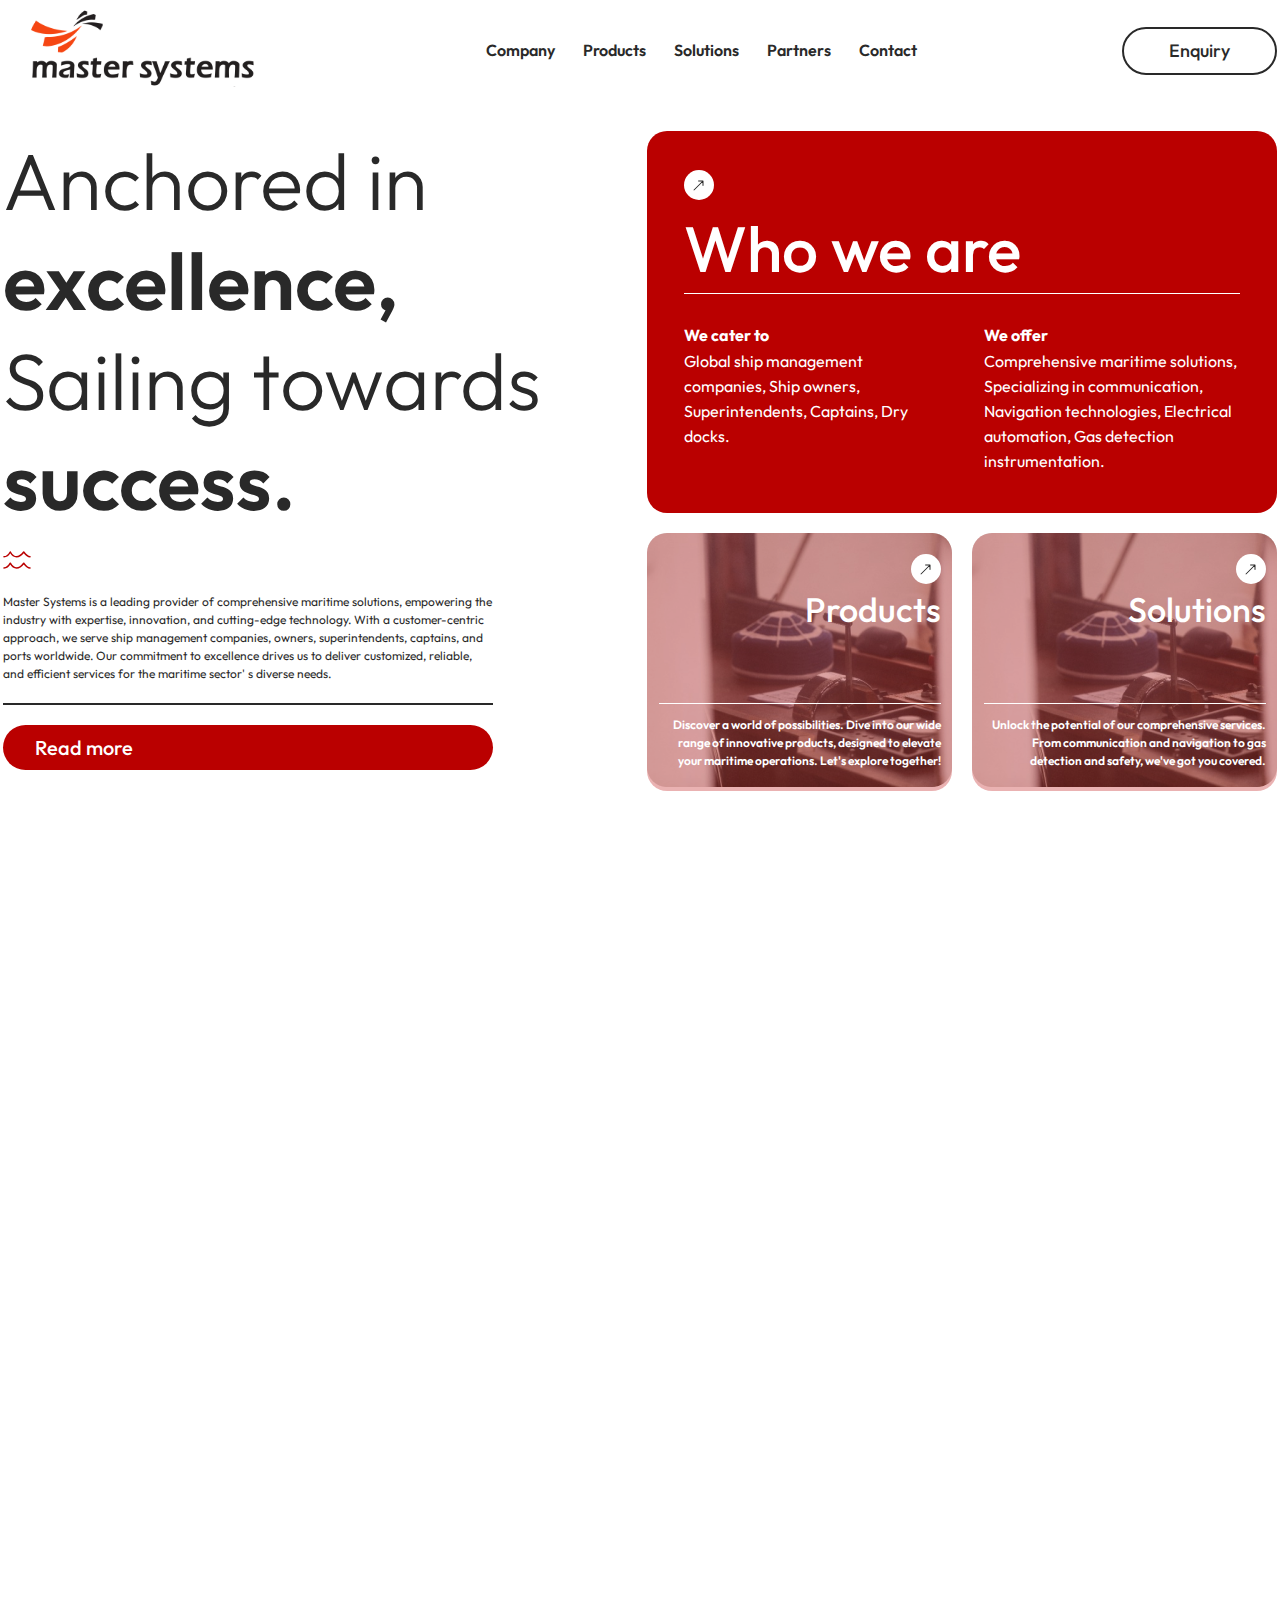
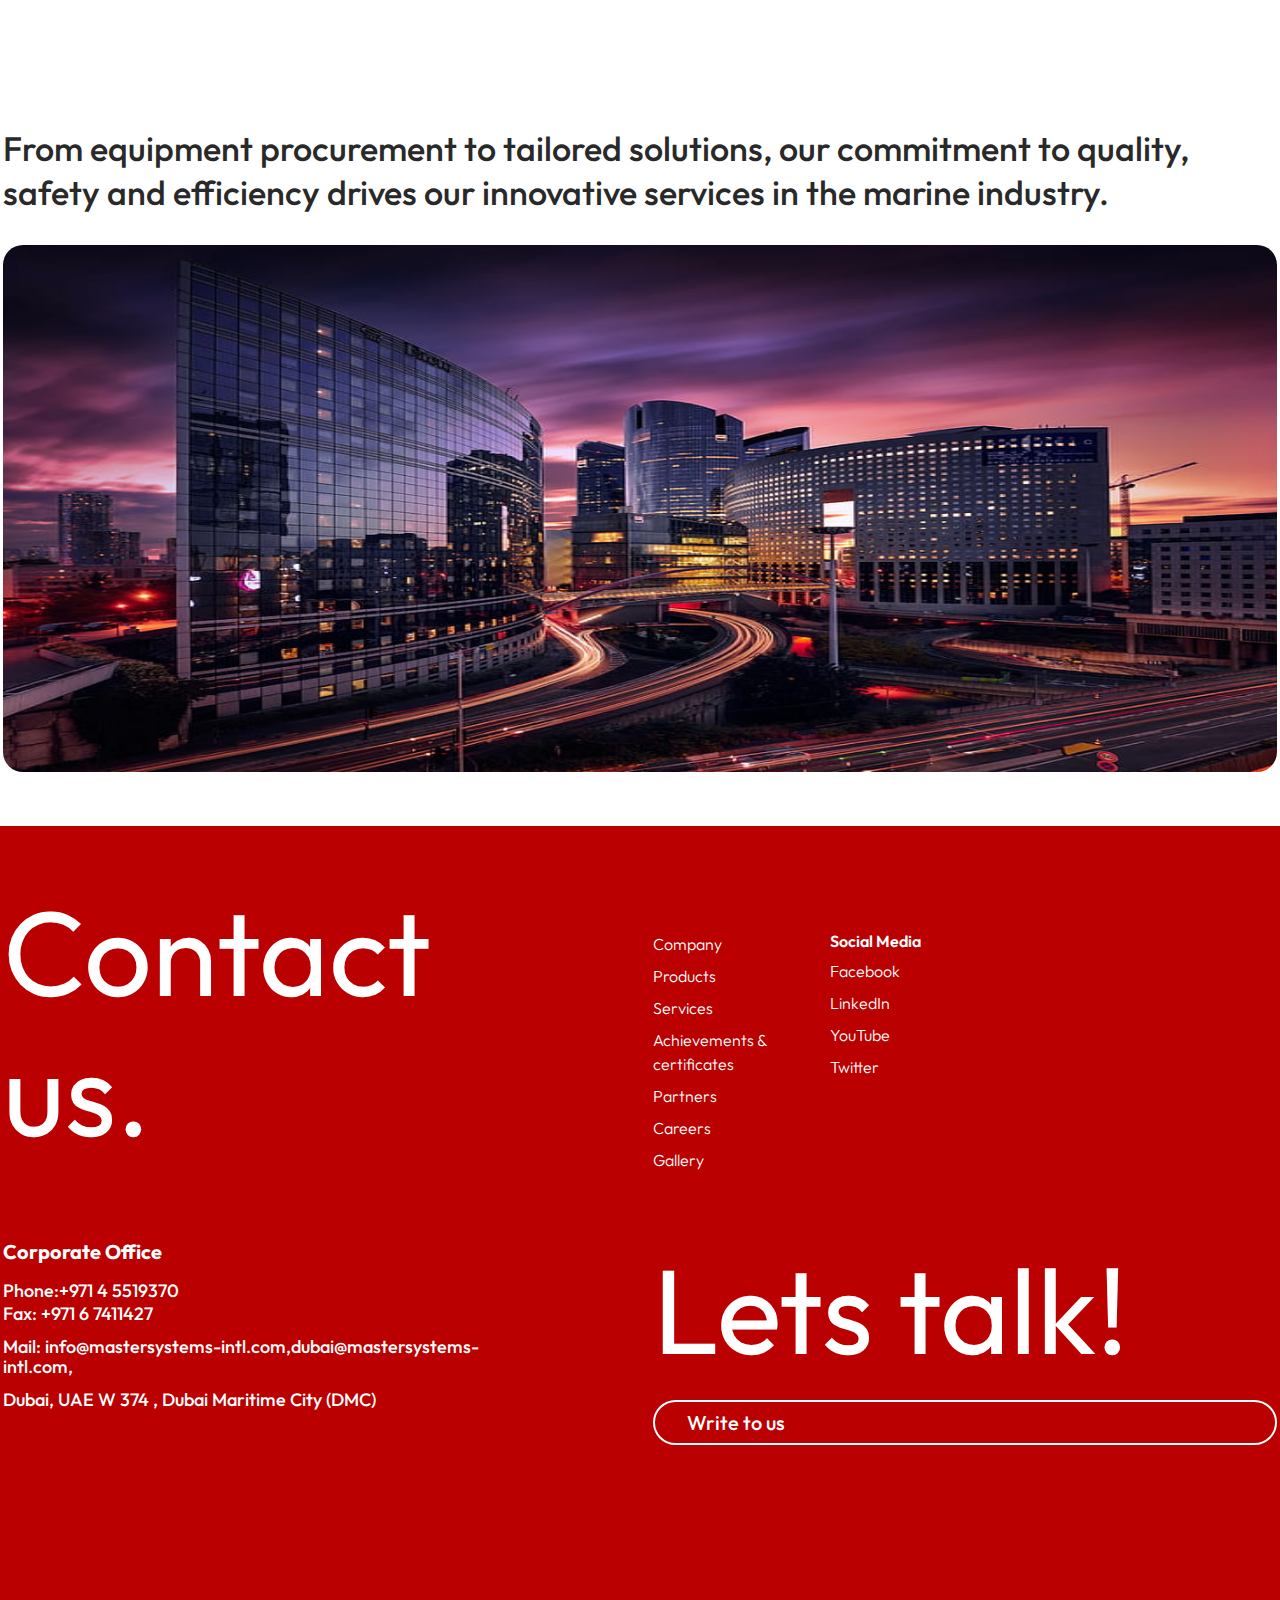
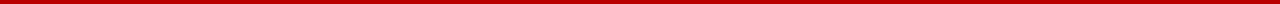
<file: index.html>
<!DOCTYPE html>
<html lang="en">

<head>
    <meta charset="UTF-8">
    <meta name="viewport" content="width=device-width, initial-scale=1.0">
    <title>Master Systems</title>
    <link rel="stylesheet" href="scss/index.css">
    <link rel="stylesheet" href="scss/home/home.css">
    <link rel="icon" type="image/png" href="images/favicon.png">
    <link href="https://fonts.googleapis.com/css2?family=Outfit:wght@300;400;500;600;700;800;900&display=swap"
        rel="stylesheet">
</head>

<body>
    <header>
        <div class="header">
            <div class="container">
                <div class="header-main">
                    <div class="header-logo">
                        <a href="index.html">
                            <img src="images/black-logo.svg" alt="error">
                        </a>
                    </div>
                    <div class="header-menu">
                        <a href="ourstory.html">Company</a>
                        <a href="qhse.html">Products</a>
                        <a href="">Solutions</a>
                        <a href="">Partners</a>
                        <a href="">Contact</a>
                    </div>
                    <div class="header-button">
                        <button type="button">Enquiry</button>
                    </div>
                </div>
            </div>
        </div>
    </header>

    <section>
        <div class="banner">
            <div class="container">
                <div class="banner-main">
                    <div class="banner-main-head">
                        <h2>
                            <span> Anchored in</span> excellence,<span> Sailing towards</span> success.
                        </h2>
                        <img src="images/wave.svg" alt="error">
                        <div class="banner-main-head-pera">
                            <p>Master Systems is a leading provider of comprehensive maritime solutions, empowering the
                                industry with expertise, innovation, and cutting-edge technology. With a
                                customer-centric approach, we serve ship management companies, owners, superintendents,
                                captains, and ports worldwide. Our commitment to excellence drives us to deliver
                                customized, reliable, and efficient services for the maritime sector' s diverse needs.
                            </p>
                        </div>
                        <button type="button">Read more</button>
                    </div>
                    <div class="hero-banner">
                        <div class="hero-banner-redbox">
                            <img src="images/white-rounded-arrow.svg" alt="error">
                            <div class="hero-banner-redbox-head">
                                <h1>Who we are</h1>
                            </div>
                            <div class="hero-banner-redbox-grid">
                                <div class="redbox-grid1">
                                    <h6>We cater to</h6>
                                    <p>Global ship management companies, Ship owners, Superintendents, Captains, Dry
                                        docks.</p>
                                </div>
                                <div class="redbox-grid1">
                                    <h6>We offer</h6>
                                    <p>Comprehensive maritime solutions, Specializing in communication, Navigation
                                        technologies, Electrical automation, Gas detection instrumentation.</p>
                                </div>
                            </div>
                        </div>
                        <div class="hero-banner-card-grid">
                            <div class="card-grid1">
                                <img src="images/Products-new.png" alt="error">
                                <div class="red-bg"></div>
                                <div class="card-grid1-position">
                                    <div class="card-grid1-position-img">
                                        <img src="images/white-rounded-arrow.svg" alt="error">
                                        <h4>Products</h4>
                                    </div>
                                    <div class="card-grid1-position-end">
                                        <div class="card-grid1-position-end-div">
                                            <p>Discover a world of possibilities. Dive into our wide range of innovative
                                                products, designed to elevate your maritime operations. Let's explore
                                                together!</p>
                                        </div>
                                    </div>
                                </div>
                            </div>
                            <div class="card-grid1">
                                <img src="images/Products-new.png" alt="error">
                                <div class="red-bg"></div>
                                <div class="card-grid1-position">
                                    <div class="card-grid1-position-img">
                                        <img src="images/white-rounded-arrow.svg" alt="error">
                                        <h4>Solutions</h4>
                                    </div>
                                    <div class="card-grid1-position-end">
                                        <div class="card-grid1-position-end-div">
                                            <p>Unlock the potential of our comprehensive services. From communication
                                                and navigation to gas detection and safety, we've got you covered.</p>
                                        </div>
                                    </div>
                                </div>
                            </div>
                        </div>
                    </div>
                </div>
            </div>
        </div>
    </section>

    <section>
        <div class="iframe123">
            <iframe
                src="https://www.google.com/maps/embed?pb=!1m18!1m12!1m3!1d1888472.9903005564!2d70.00768446400605!3d22.413068947678656!2m3!1f0!2f0!3f0!3m2!1i1024!2i768!4f13.1!3m3!1m2!1s0x3959051f5f0ef795%3A0x861bd887ed54522e!2sGujarat!5e0!3m2!1sen!2sin!4v1696309494298!5m2!1sen!2sin"
                width="100%" height="796px" style="border:0;" allowfullscreen="" loading="lazy"
                referrerpolicy="no-referrer-when-downgrade"></iframe>
        </div>
    </section>

    <section>
        <div class="home-page">
            <div class="container">
                <div class="home-page-head">
                    <h4>From equipment procurement to tailored solutions, our commitment to quality, safety and
                        efficiency
                        drives our innovative services in the marine industry.</h4>
                    <img src="images/build2.jpg" alt="error">
                </div>
            </div>
        </div>
    </section>

    <footer>
        <div class="footer">
            <div class="container">
                <div class="footer-grid">
                    <div class="footer-grid1">
                        <h4>Contact us.</h4>
                        <h5>Corporate Office</h5>
                        <div class="footer-grid1-ancer">
                            <a href="">Phone:+971 4 5519370</a>
                            <a href="">Fax: +971 6 7411427</a>
                        </div>
                        <div class="footer-grid1-ancer">
                            <a href="mailto:info@mastersystems-intl.com">Mail:
                                info@mastersystems-intl.com,dubai@mastersystems-intl.com,</a>
                        </div>
                        <span>Dubai, UAE W 374 , Dubai Maritime City (DMC)</span>
                    </div>
                    <div class="footer-grid2">
                        <div class="footer-grid2-two">
                            <div class="footer-grid2-two1">
                                <a href="">Company</a>
                                <a href="">Products</a>
                                <a href="">Services</a>
                                <a href="">Achievements & certificates</a>
                                <a href="">Partners</a>
                                <a href="">Careers</a>
                                <a href="">Gallery</a>
                            </div>
                            <div class="footer-grid2-two1">
                                <p>Social Media</p>
                                <a href="https://www.facebook.com/" target="_blank">Facebook</a>
                                <a href="https://in.linkedin.com/" target="_blank">LinkedIn</a>
                                <a href="https://www.youtube.com/" target="_blank">YouTube</a>
                                <a href="https://twitter.com/" target="_blank">Twitter</a>
                            </div>
                        </div>
                        <div class="footer-grid2-two2">
                            <h5>Lets talk!</h5>
                            <button type="button">Write to us</button>
                        </div>
                    </div>
                </div>
            </div>
        </div>
    </footer>

</body>

</html>
</file>
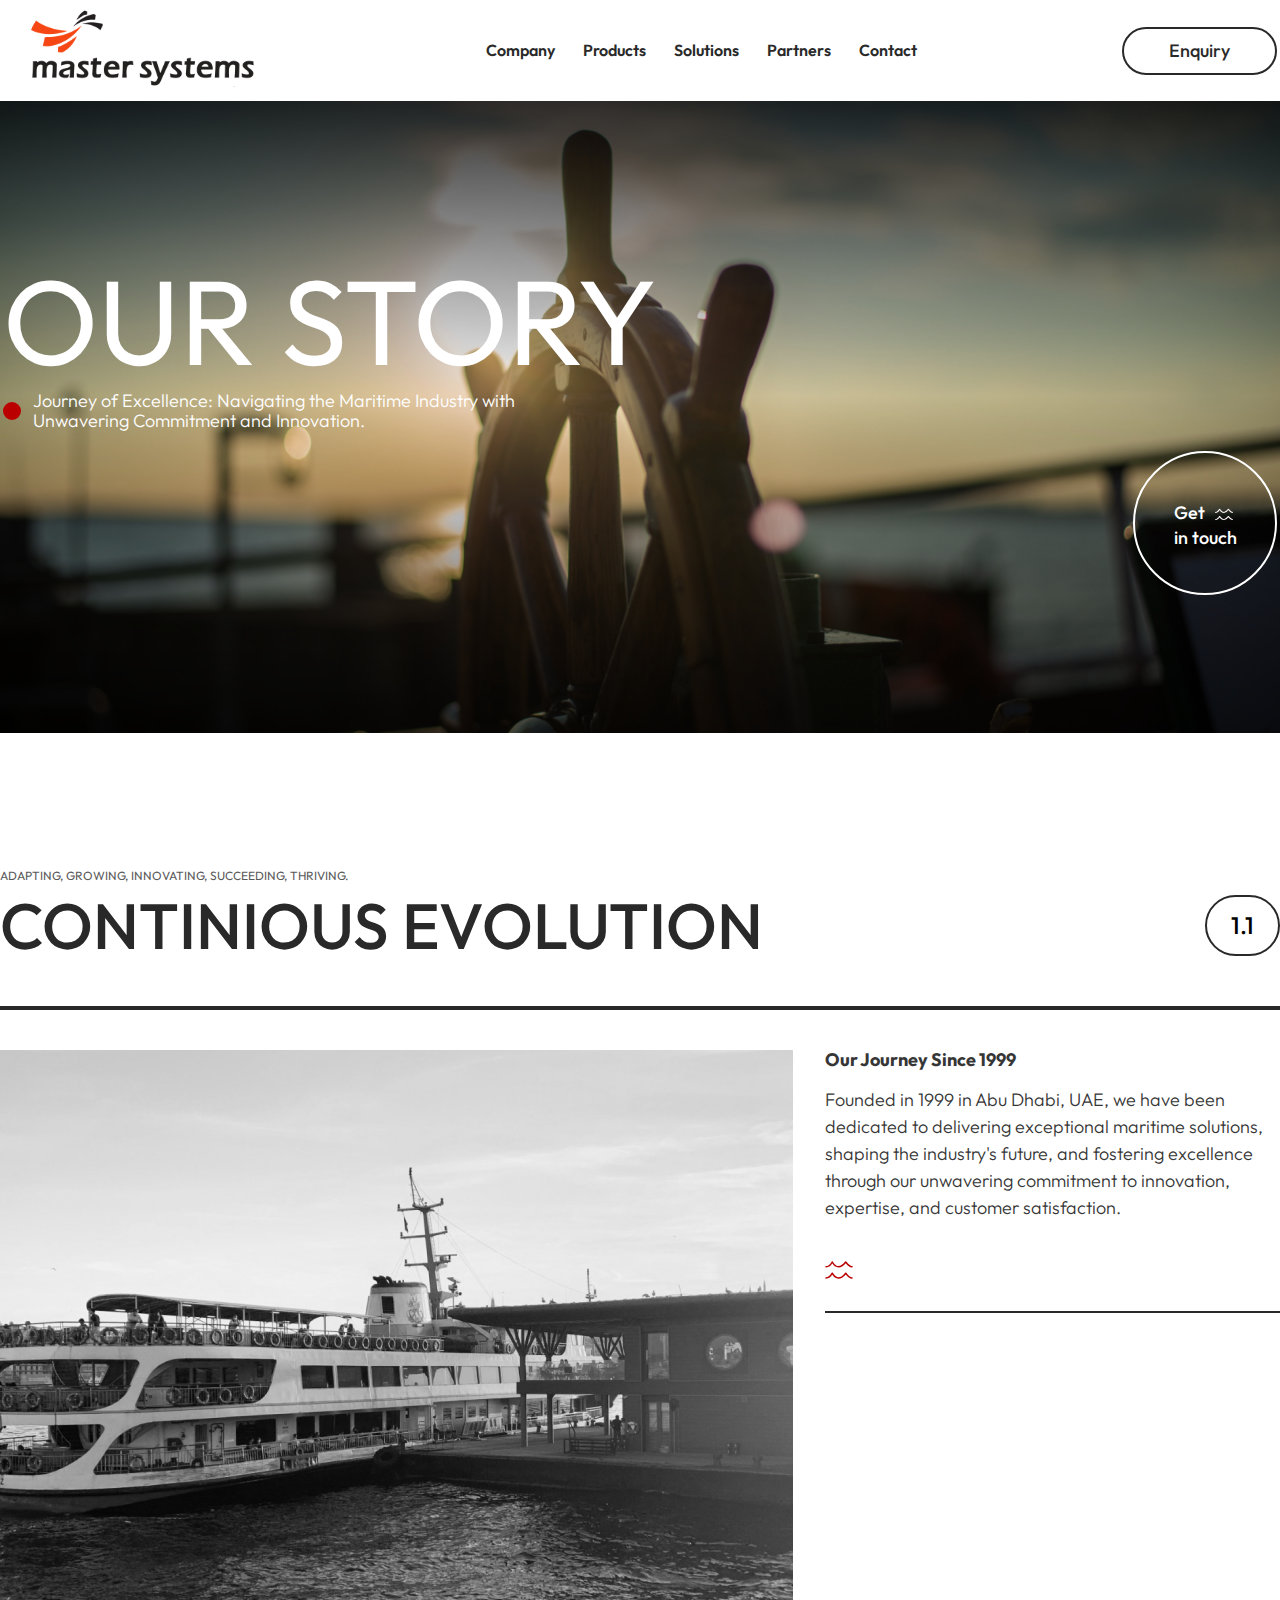
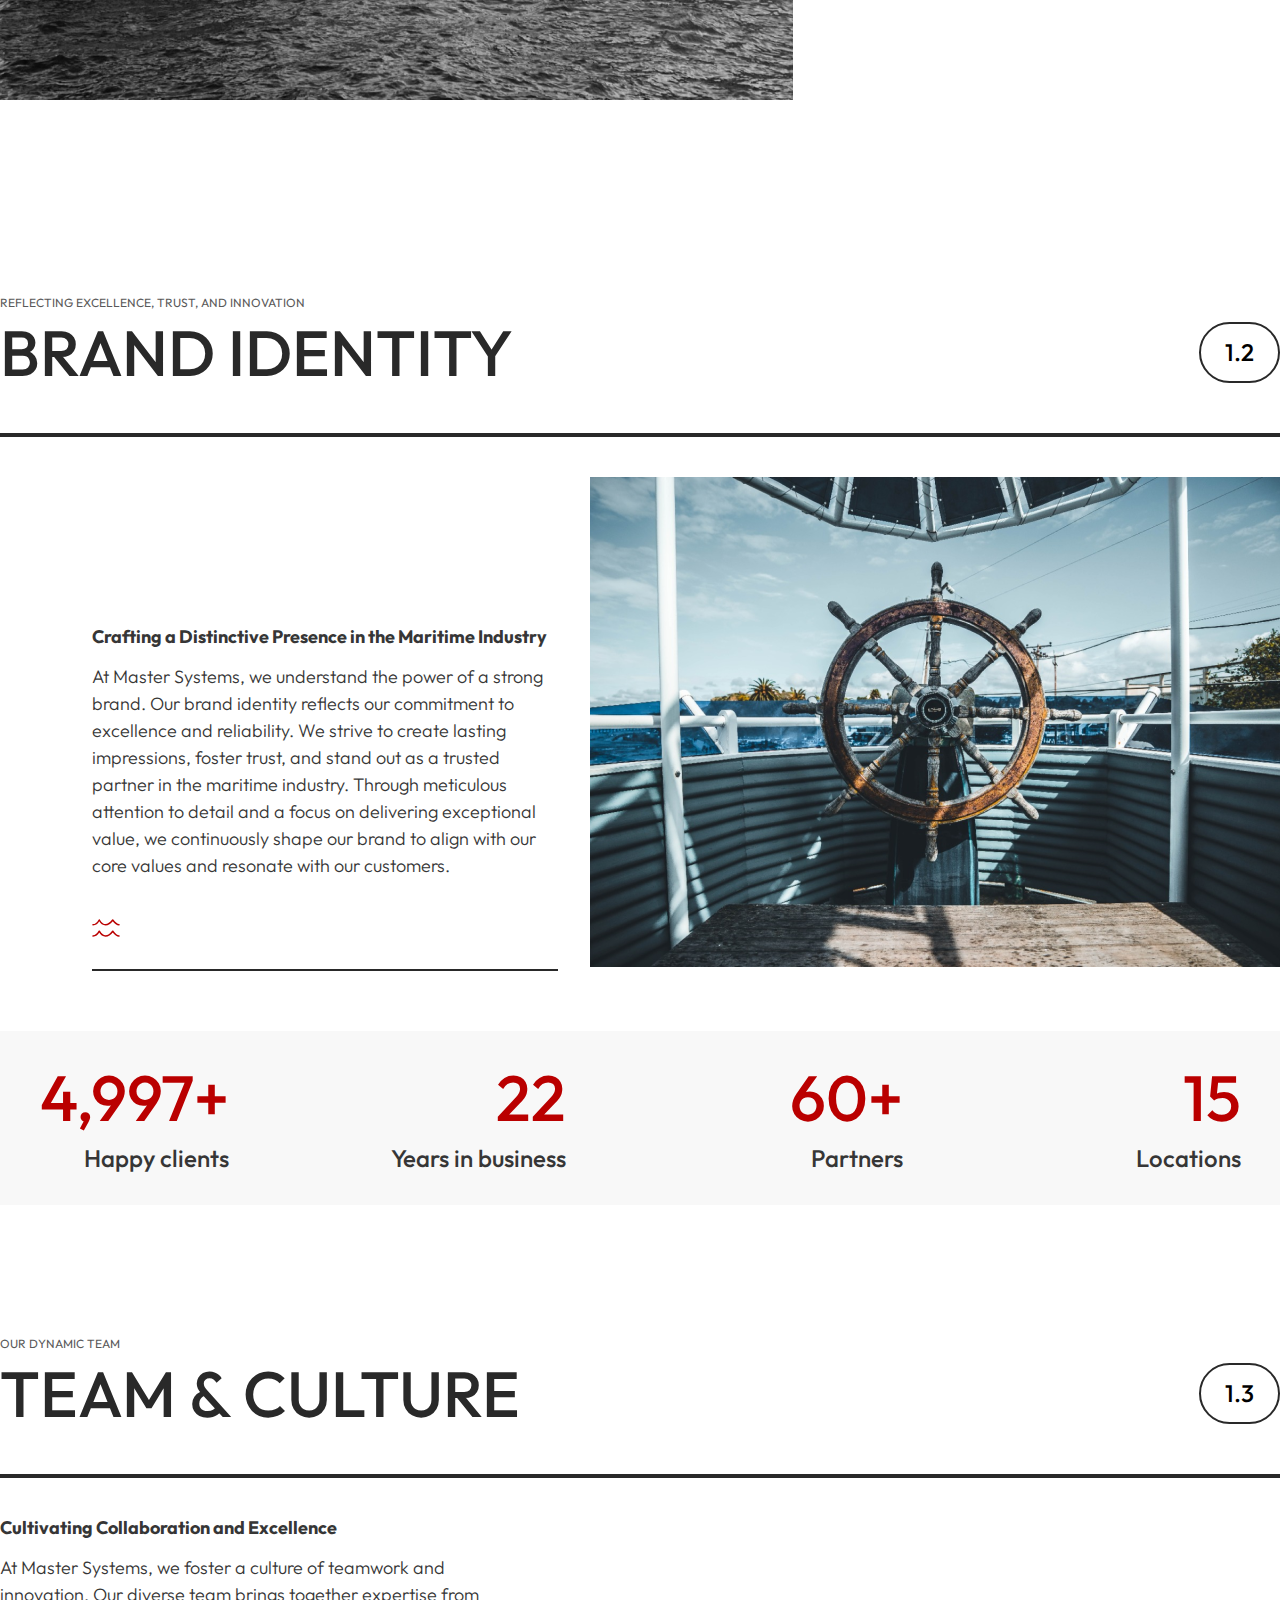
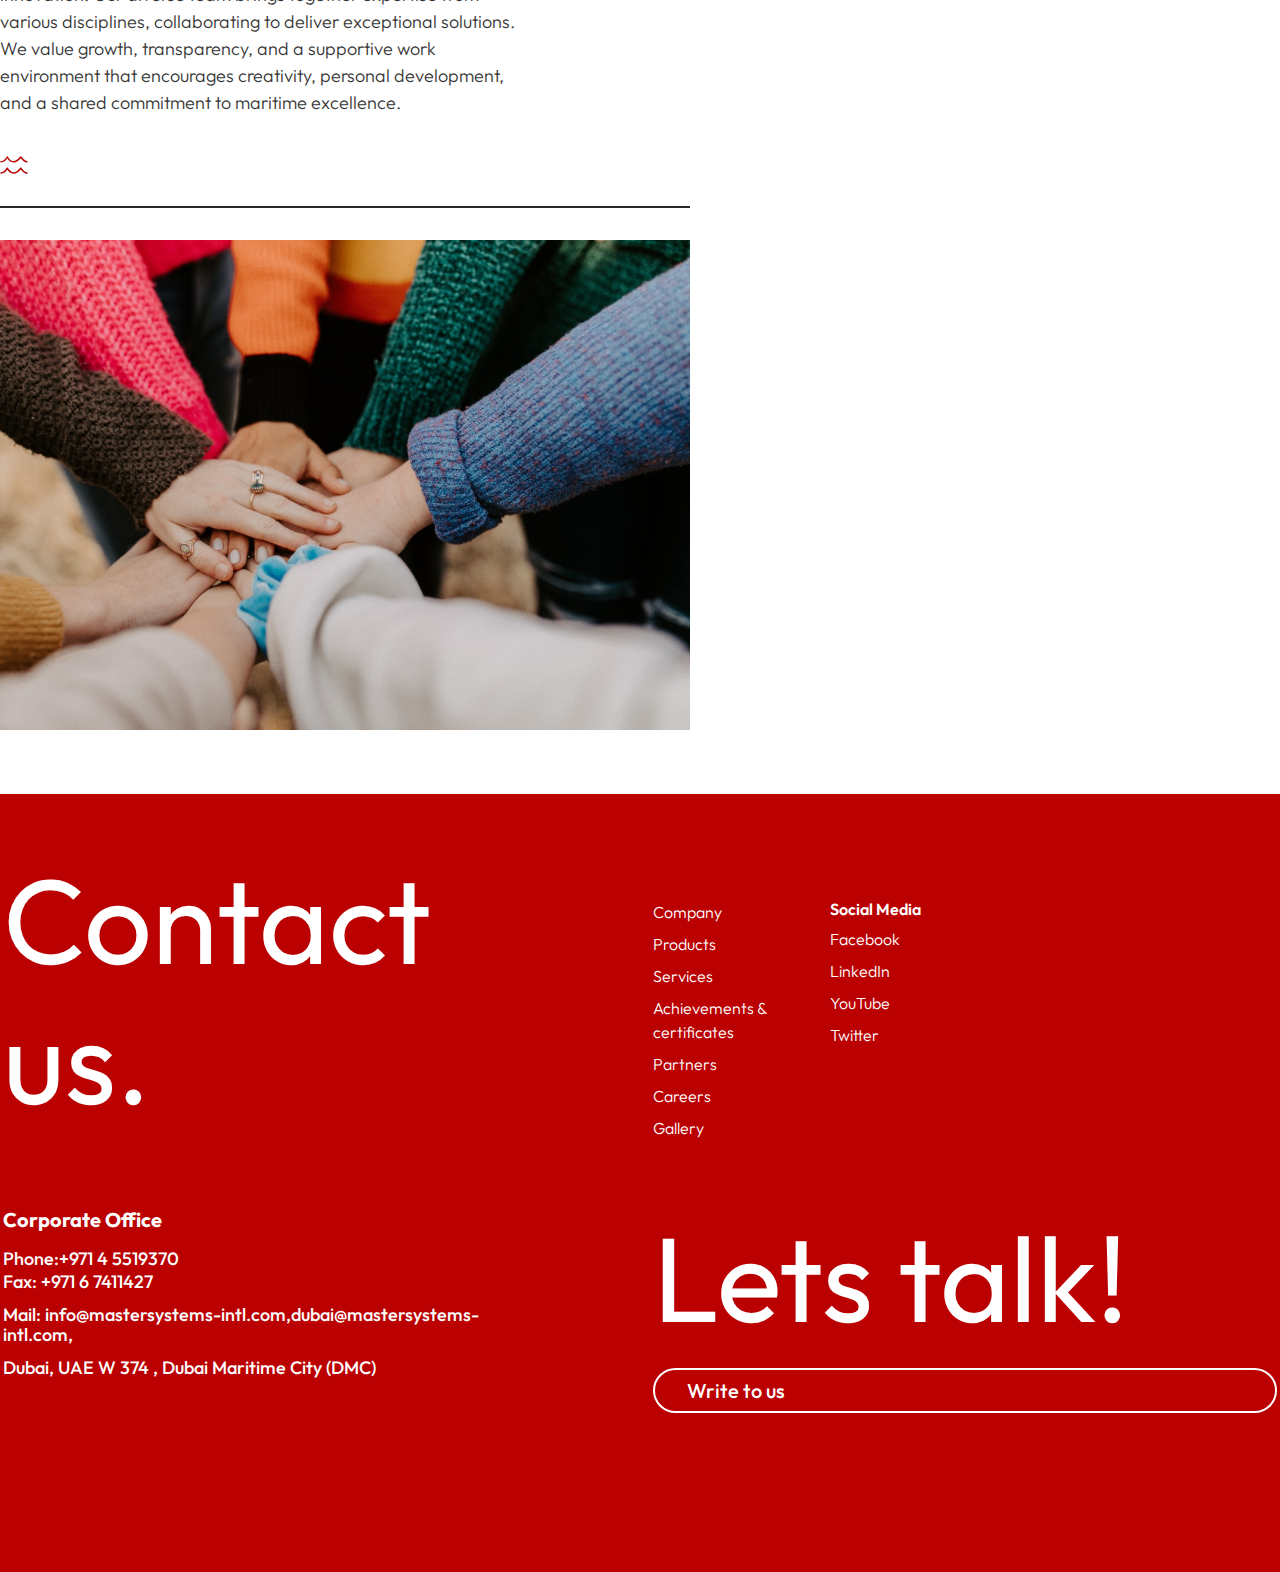
<file: ourstory.html>
<!DOCTYPE html>
<html lang="en">

<head>
    <meta charset="UTF-8">
    <meta name="viewport" content="width=device-width, initial-scale=1.0">
    <title>Master Systems</title>
    <link rel="stylesheet" href="scss/index.css">
    <link rel="stylesheet" href="scss/ourstory/ourstory.css">
    <link rel="icon" type="image/png" href="images/favicon.png">
    <link href="https://fonts.googleapis.com/css2?family=Outfit:wght@300;400;500;600;700;800;900&display=swap"
        rel="stylesheet">
</head>

<body>
    <header>
        <div class="header">
            <div class="container">
                <div class="header-main">
                    <div class="header-logo">
                        <a href="index.html">
                            <img src="images/black-logo.svg" alt="error">
                        </a>
                    </div>
                    <div class="header-menu">
                        <a href="ourstory.html">Company</a>
                        <a href="qhse.html">Products</a>
                        <a href="">Solutions</a>
                        <a href="">Partners</a>
                        <a href="">Contact</a>
                    </div>
                    <div class="header-button">
                        <button type="button">Enquiry</button>
                    </div>
                </div>
            </div>
        </div>
    </header>

    <section>
        <div class="position">
            <img src="images/ourstory-banner.9609ad8c.png" alt="error">
            <div class="position-absolute">
                <div class="container">
                    <div class="position-absolute-main">
                        <h1>OUR STORY</h1>
                        <div class="position-absolute-main-reddot">
                            <div></div>
                            <span>Journey of Excellence: Navigating the Maritime Industry with Unwavering Commitment and
                                Innovation.</span>
                        </div>
                        <div class="position-absolute-sub">
                            <div class="get-in-touch">
                                <div class="">
                                    <div class="get-in-touch-flex">
                                        <span>Get</span>
                                        <img src="images/wave.gif" alt="error">
                                    </div>
                                    <span>in touch</span>
                                </div>
                            </div>
                        </div>
                    </div>
                </div>
            </div>
        </div>
    </section>

    <section>
        <div class="continious">
            <div class="container2">
                <div class="continious-main">
                    <span>ADAPTING, GROWING, INNOVATING, SUCCEEDING, THRIVING.</span>
                    <div class="continious-main-flex">
                        <h4>CONTINIOUS EVOLUTION</h4>
                        <div class="continious-main-flex-round">1.1</div>
                    </div>
                </div>
                <div class="continious-continiousen">
                    <div class="continious-continiousen-div1">
                        <img src="images/continiousen.png" alt="error">
                    </div>
                    <div class="continious-continiousen-div2">
                        <h6>Our Journey Since 1999</h6>
                        <p>Founded in 1999 in Abu Dhabi, UAE, we have been dedicated to delivering exceptional maritime
                            solutions, shaping the industry's future, and fostering excellence through our unwavering
                            commitment to innovation, expertise, and customer satisfaction.</p>
                        <div class="continious-continiousen-div1-wave">
                            <img src="images/wave.svg" alt="error">
                        </div>
                    </div>
                </div>
            </div>
        </div>
    </section>

    <section>
        <div class="continious">
            <div class="container2">
                <div class="continious-main">
                    <span>REFLECTING EXCELLENCE, TRUST, AND INNOVATION</span>
                    <div class="continious-main-flex">
                        <h4>BRAND IDENTITY</h4>
                        <div class="continious-main-flex-round">1.2</div>
                    </div>
                </div>
                <div class="continious-continiousen2">
                    <div class="justify-end">
                        <div class="continious-continiousen2-div2">
                            <h6>Crafting a Distinctive Presence in the Maritime Industry</h6>
                            <p>At Master Systems, we understand the power of a strong brand. Our brand identity reflects
                                our commitment to excellence and reliability. We strive to create lasting impressions,
                                foster trust, and stand out as a trusted partner in the maritime industry. Through
                                meticulous attention to detail and a focus on delivering exceptional value, we
                                continuously shape our brand to align with our core values and resonate with our
                                customers.</p>
                            <div class="continious-continiousen2-div1-wave">
                                <img src="images/wave.svg" alt="error">
                            </div>
                        </div>
                    </div>
                    <div class="continious-continiousen2-div1">
                        <img src="images/brand.png" alt="error">
                    </div>
                </div>
            </div>
        </div>
    </section>

    <section>
        <div class="counter">
            <div class="container3">
                <div class="counter-grid">
                    <div class="counter-grid-div">
                        <h5>4,997+</h5>
                        <p>Happy clients</p>
                    </div>
                    <div class="counter-grid-div">
                        <h5>22</h5>
                        <p>Years in business</p>
                    </div>
                    <div class="counter-grid-div">
                        <h5>60+</h5>
                        <p>Partners</p>
                    </div>
                    <div class="counter-grid-div">
                        <h5>15</h5>
                        <p>Locations</p>
                    </div>
                </div>
            </div>
        </div>
    </section>

    <section>
        <div class="continious">
            <div class="container2">
                <div class="continious-main">
                    <span>OUR DYNAMIC TEAM</span>
                    <div class="continious-main-flex">
                        <h4>TEAM & CULTURE</h4>
                        <div class="continious-main-flex-round">1.3</div>
                    </div>
                </div>
                <div class="continious-continiousen3">
                    <div class="continious-continiousen3-div2">
                        <h6>Cultivating Collaboration and Excellence</h6>
                        <p>At Master Systems, we foster a culture of teamwork and innovation. Our diverse team brings
                            together expertise from various disciplines, collaborating to deliver exceptional solutions.
                            We value growth, transparency, and a supportive work environment that encourages creativity,
                            personal development, and a shared commitment to maritime excellence.</p>
                        <div class="continious-continiousen3-div1-wave">
                            <img src="images/wave.svg" alt="error">
                        </div>
                    </div>
                    <div class="continious-continiousen3-div1">
                        <img src="images/team-culture.png" alt="error">
                    </div>
                </div>
            </div>
        </div>
    </section>

    <footer>
        <div class="footer">
            <div class="container">
                <div class="footer-grid">
                    <div class="footer-grid1">
                        <h4>Contact us.</h4>
                        <h5>Corporate Office</h5>
                        <div class="footer-grid1-ancer">
                            <a href="">Phone:+971 4 5519370</a>
                            <a href="">Fax: +971 6 7411427</a>
                        </div>
                        <div class="footer-grid1-ancer">
                            <a href="mailto:info@mastersystems-intl.com">Mail:
                                info@mastersystems-intl.com,dubai@mastersystems-intl.com,</a>
                        </div>
                        <span>Dubai, UAE W 374 , Dubai Maritime City (DMC)</span>
                    </div>
                    <div class="footer-grid2">
                        <div class="footer-grid2-two">
                            <div class="footer-grid2-two1">
                                <a href="">Company</a>
                                <a href="">Products</a>
                                <a href="">Services</a>
                                <a href="">Achievements & certificates</a>
                                <a href="">Partners</a>
                                <a href="">Careers</a>
                                <a href="">Gallery</a>
                            </div>
                            <div class="footer-grid2-two1">
                                <p>Social Media</p>
                                <a href="https://www.facebook.com/" target="_blank">Facebook</a>
                                <a href="https://in.linkedin.com/" target="_blank">LinkedIn</a>
                                <a href="https://www.youtube.com/" target="_blank">YouTube</a>
                                <a href="https://twitter.com/" target="_blank">Twitter</a>
                            </div>
                        </div>
                        <div class="footer-grid2-two2">
                            <h5>Lets talk!</h5>
                            <button type="button">Write to us</button>
                        </div>
                    </div>
                </div>
            </div>
        </div>
    </footer>

</body>

</html>
</file>
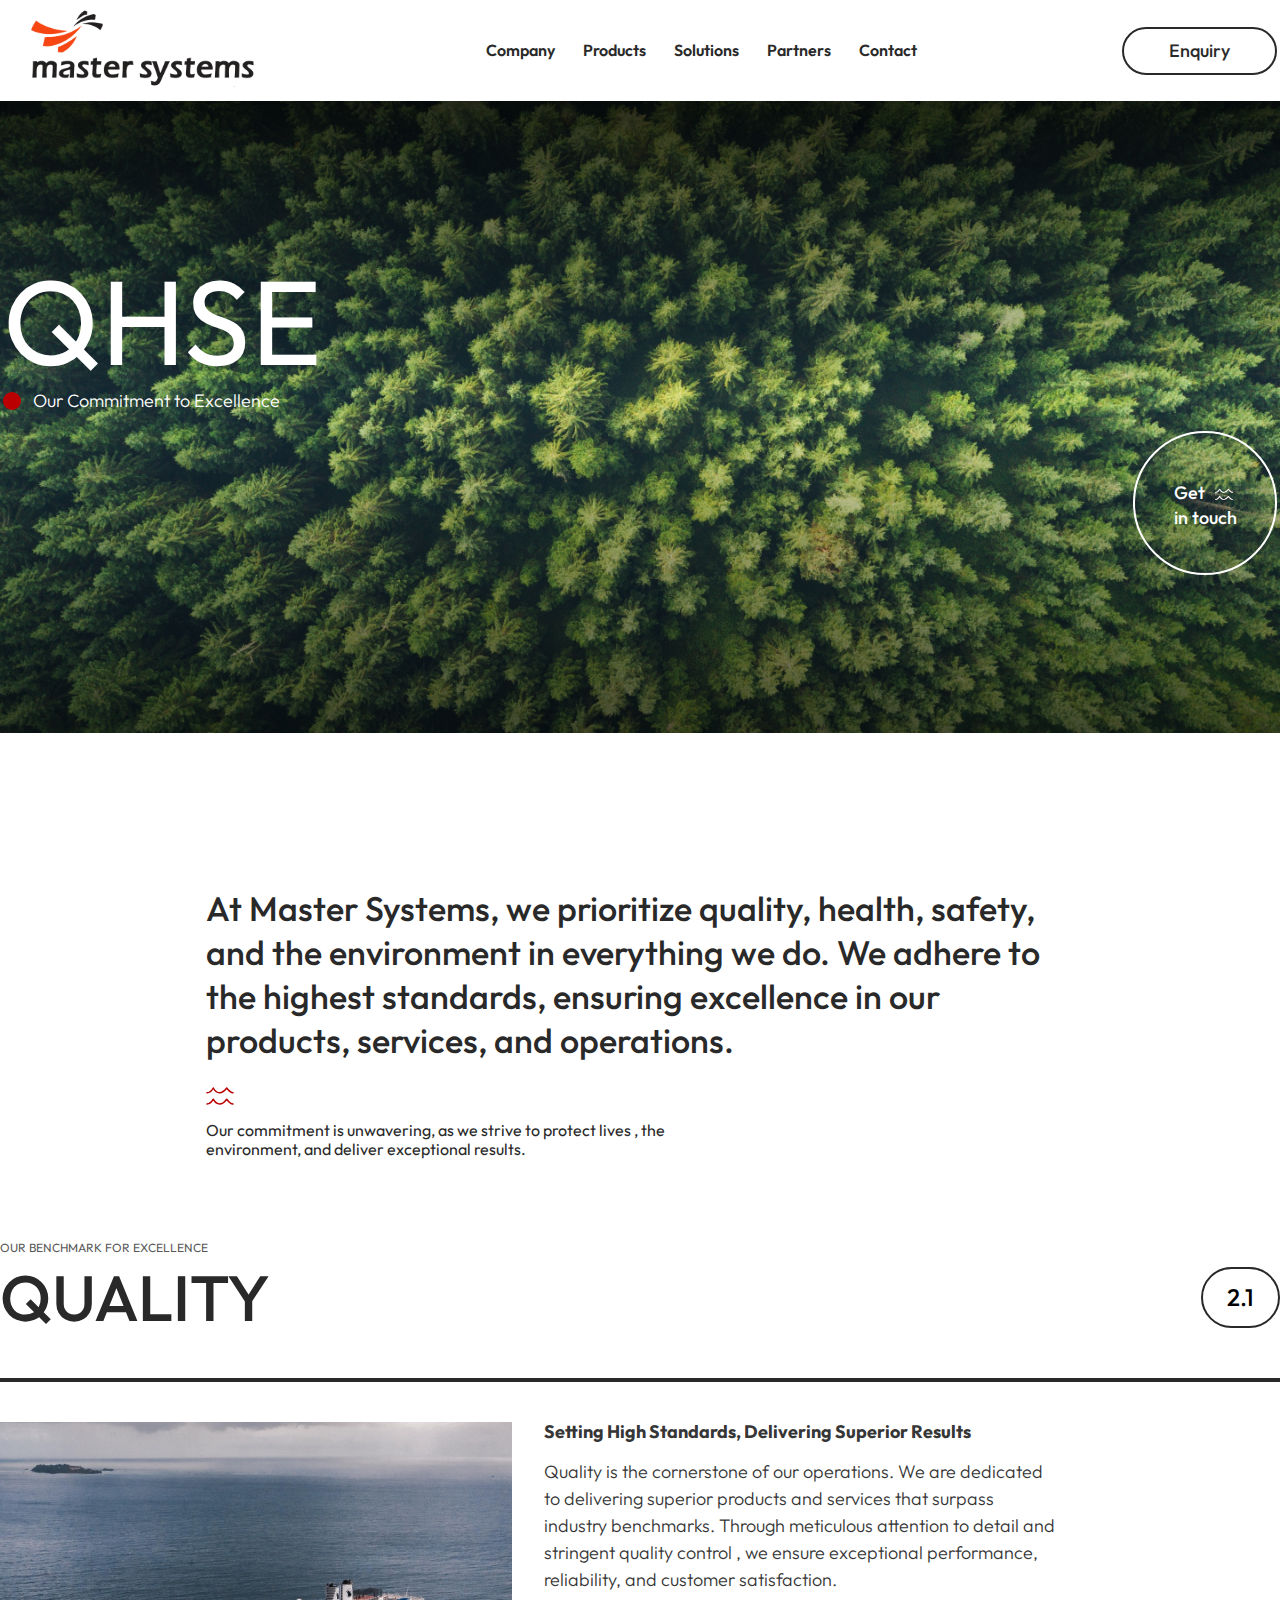
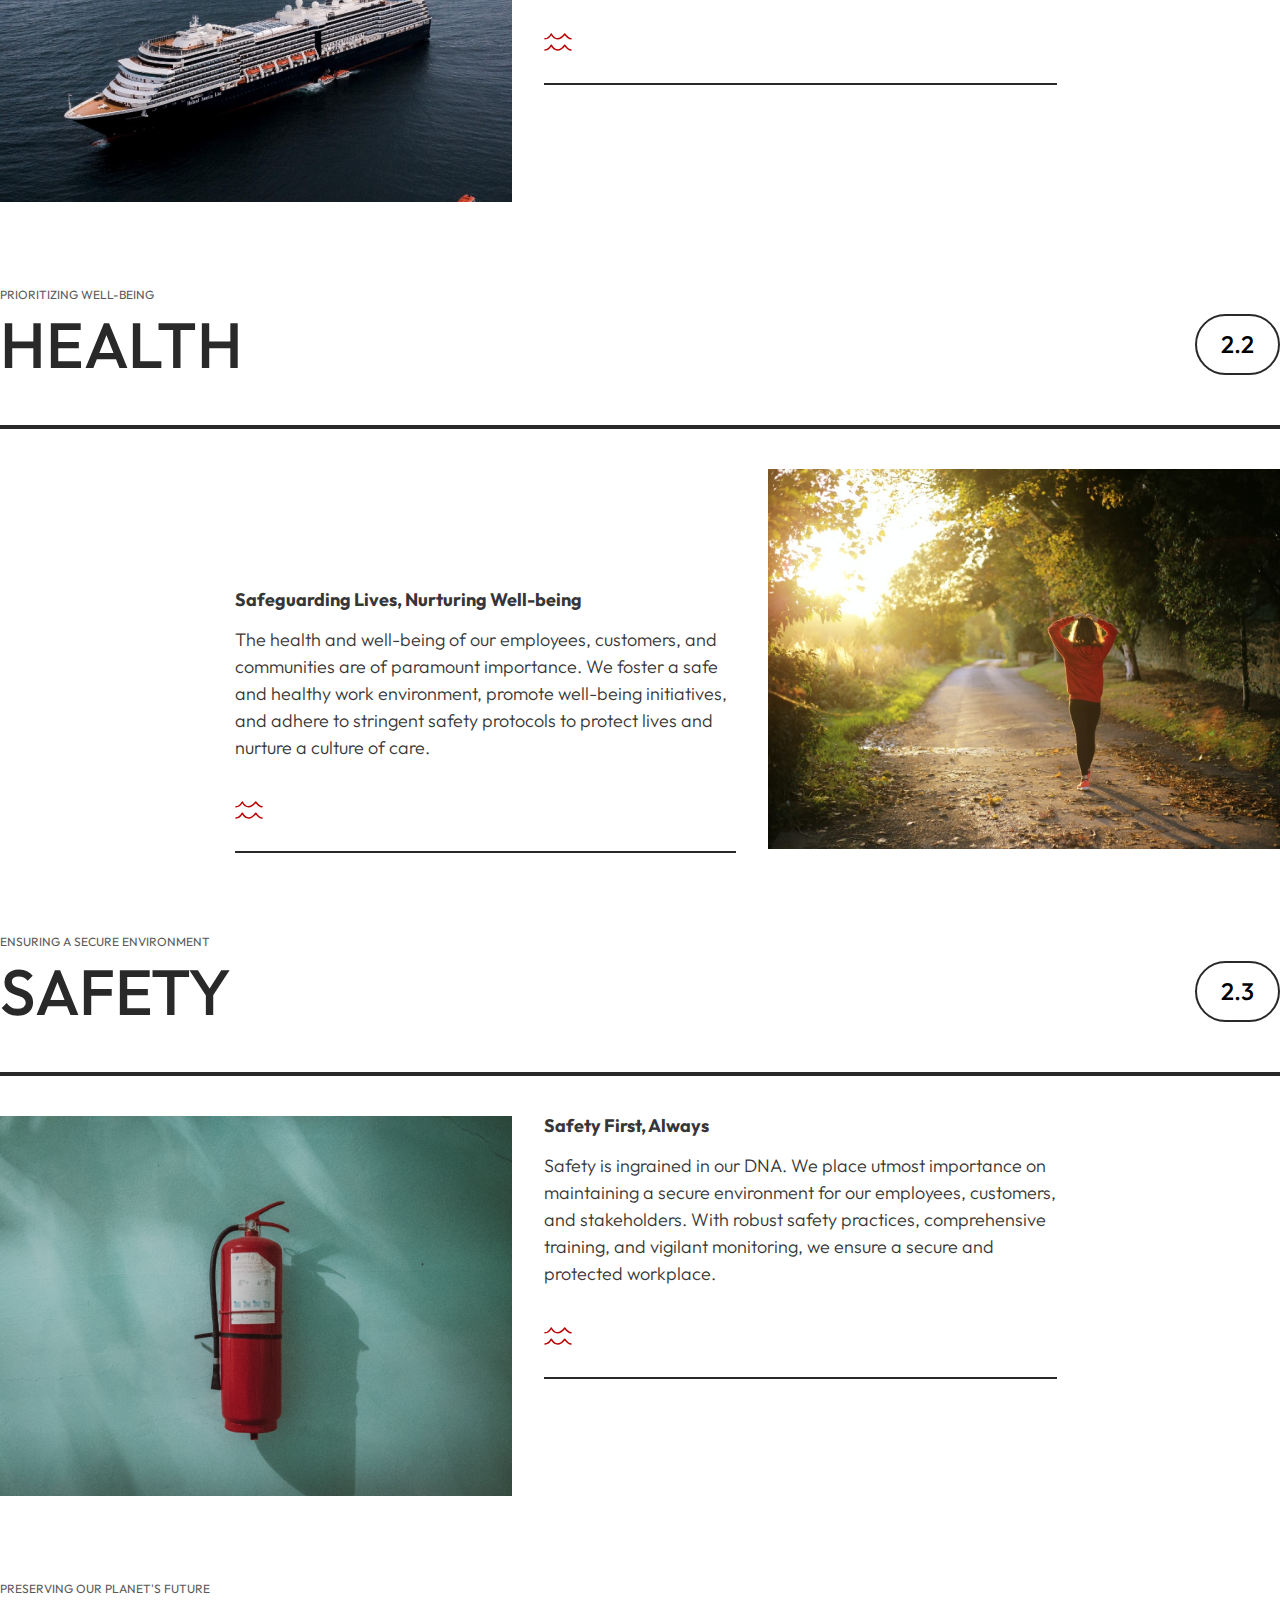
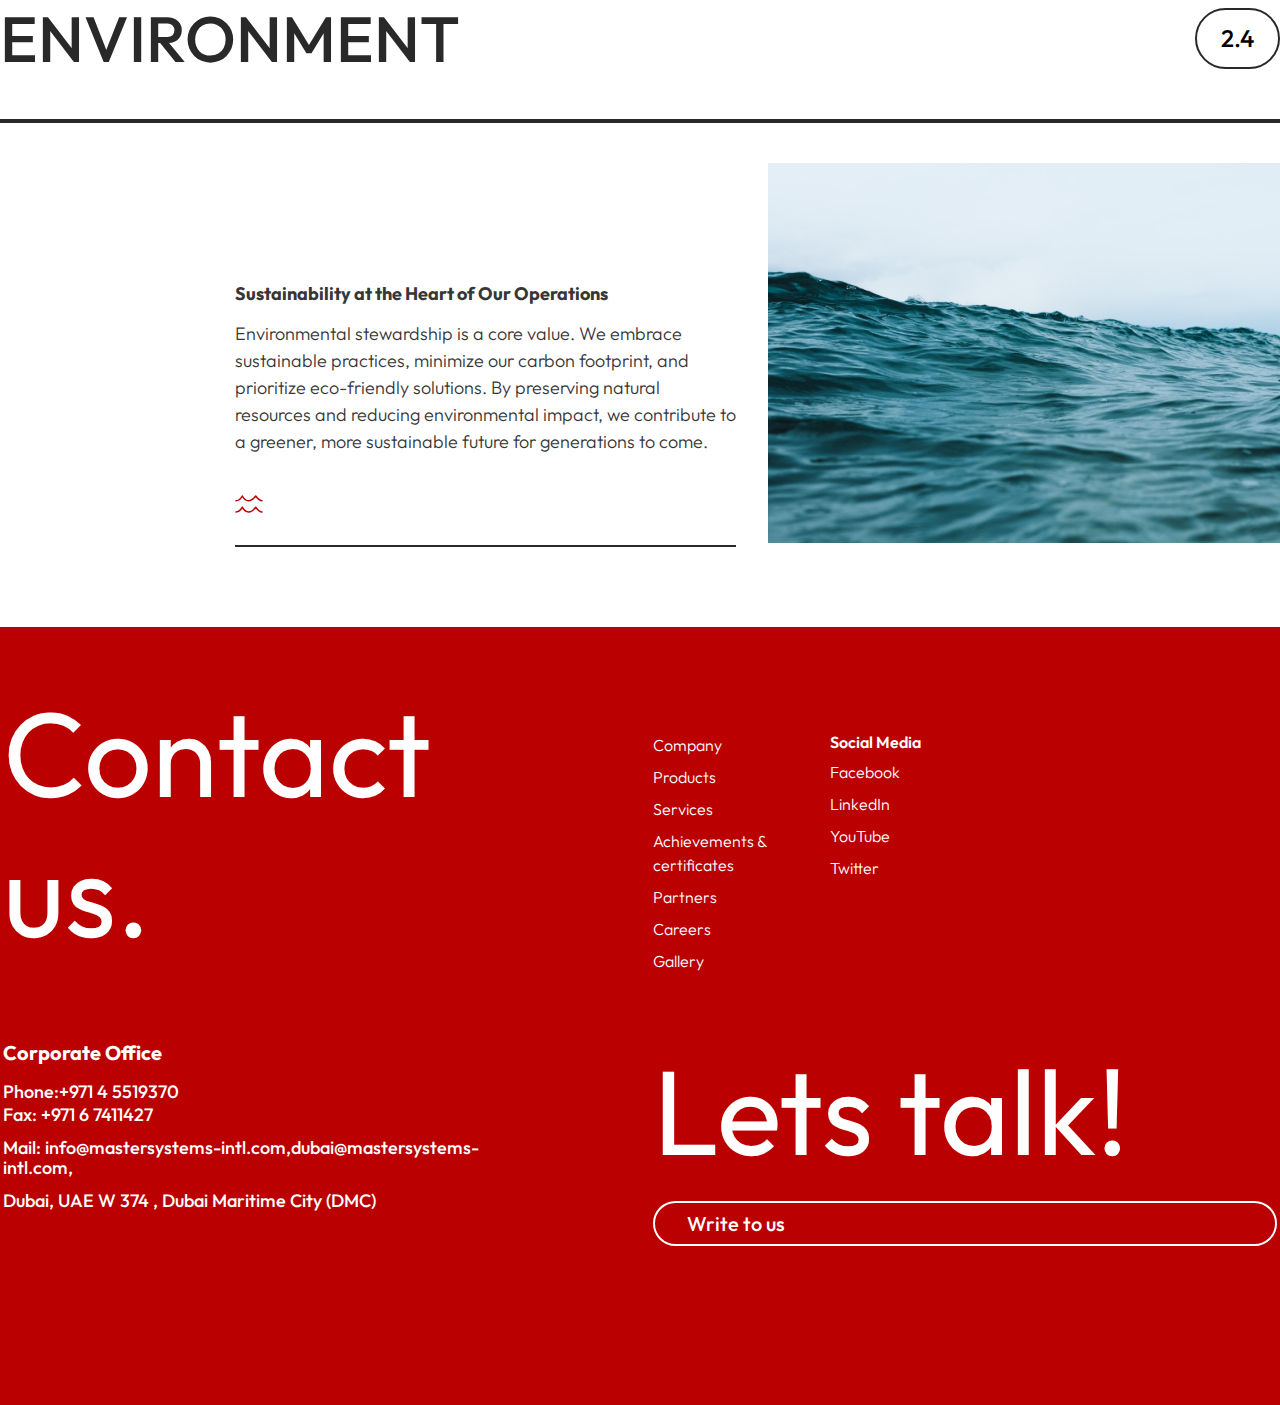
<file: qhse.html>
<!DOCTYPE html>
<html lang="en">

<head>
    <meta charset="UTF-8">
    <meta name="viewport" content="width=device-width, initial-scale=1.0">
    <title>Master Systems</title>
    <link rel="stylesheet" href="scss/index.css">
    <link rel="stylesheet" href="scss/qhse/qhse.css">
    <link rel="icon" type="image/png" href="images/favicon.png">
    <link href="https://fonts.googleapis.com/css2?family=Outfit:wght@300;400;500;600;700;800;900&display=swap"
        rel="stylesheet">
</head>

<body>
    <header>
        <div class="header">
            <div class="container">
                <div class="header-main">
                    <div class="header-logo">
                        <a href="index.html">
                            <img src="images/black-logo.svg" alt="error">
                        </a>
                    </div>
                    <div class="header-menu">
                        <a href="ourstory.html">Company</a>
                        <a href="qhse.html">Products</a>
                        <a href="">Solutions</a>
                        <a href="">Partners</a>
                        <a href="">Contact</a>
                    </div>
                    <div class="header-button">
                        <button type="button">Enquiry</button>
                    </div>
                </div>
            </div>
        </div>
    </header>

    <section>
        <div class="position">
            <img src="images/quse.20f07f04.png" alt="error">
            <div class="position-absolute">
                <div class="container">
                    <div class="position-absolute-main">
                        <h1>QHSE</h1>
                        <div class="position-absolute-main-reddot">
                            <div></div>
                            <span>Our Commitment to Excellence</span>
                        </div>
                        <div class="position-absolute-sub">
                            <div class="get-in-touch">
                                <div class="">
                                    <div class="get-in-touch-flex">
                                        <span>Get</span>
                                        <img src="images/wave.gif" alt="error">
                                    </div>
                                    <span>in touch</span>
                                </div>
                            </div>
                        </div>
                    </div>
                </div>
            </div>
        </div>
    </section>

    <section>
        <div class="qhsemaster">
            <div class="container4">
                <div class="qhsemaster-master">
                    <p>At Master Systems, we prioritize quality, health, safety, and the environment in everything we
                        do. We adhere to the highest standards, ensuring excellence in our products, services, and
                        operations.</p>
                    <img src="images/wave.svg" alt="error">
                    <span>Our commitment is unwavering, as we strive to protect lives , the environment, and deliver
                        exceptional results.</span>
                </div>
            </div>
        </div>
    </section>

    <section>
        <div class="continious1">
            <div class="container2">
                <div class="continious1-main">
                    <span>OUR BENCHMARK FOR EXCELLENCE</span>
                    <div class="continious1-main-flex">
                        <h4>QUALITY</h4>
                        <div class="continious1-main-flex-round">2.1</div>
                    </div>
                </div>
                <div class="continious5-continiousen">
                    <div class="continious5-continiousen-div1">
                        <img src="images/Quality.png" alt="error">
                    </div>
                    <div class="continious5-continiousen-div2">
                        <h6>Setting High Standards, Delivering Superior Results</h6>
                        <p>Quality is the cornerstone of our operations. We are dedicated to delivering superior
                            products and services that surpass industry benchmarks. Through meticulous attention to
                            detail and stringent quality control , we ensure exceptional performance, reliability, and
                            customer satisfaction.</p>
                        <div class="continious5-continiousen-div1-wave">
                            <img src="images/wave.svg" alt="error">
                        </div>
                    </div>
                </div>
            </div>
        </div>
    </section>

    <section>
        <div class="continious">
            <div class="container2">
                <div class="continious-main">
                    <span>PRIORITIZING WELL-BEING</span>
                    <div class="continious-main-flex">
                        <h4>HEALTH</h4>
                        <div class="continious-main-flex-round">2.2</div>
                    </div>
                </div>
                <div class="continious-continiousen6">
                    <div class="justify-end">
                        <div class="continious-continiousen6-div2">
                            <h6>Safeguarding Lives, Nurturing Well-being</h6>
                            <p>The health and well-being of our employees, customers, and communities are of paramount
                                importance. We foster a safe and healthy work environment, promote well-being
                                initiatives, and adhere to stringent safety protocols to protect lives and nurture a
                                culture of care.</p>
                            <div class="continious-continiousen6-div1-wave">
                                <img src="images/wave.svg" alt="error">
                            </div>
                        </div>
                    </div>
                    <div class="continious-continiousen6-div1">
                        <img src="images/health.png" alt="error">
                    </div>
                </div>
            </div>
        </div>
    </section>

    <section>
        <div class="continious1">
            <div class="container2">
                <div class="continious1-main">
                    <span>ENSURING A SECURE ENVIRONMENT</span>
                    <div class="continious1-main-flex">
                        <h4>SAFETY</h4>
                        <div class="continious1-main-flex-round">2.3</div>
                    </div>
                </div>
                <div class="continious5-continiousen">
                    <div class="continious5-continiousen-div1">
                        <img src="images/saftey.png" alt="error">
                    </div>
                    <div class="continious5-continiousen-div2">
                        <h6>Safety First, Always</h6>
                        <p>Safety is ingrained in our DNA. We place utmost importance on maintaining a secure
                            environment for our employees, customers, and stakeholders. With robust safety practices,
                            comprehensive training, and vigilant monitoring, we ensure a secure and protected workplace.
                        </p>
                        <div class="continious5-continiousen-div1-wave">
                            <img src="images/wave.svg" alt="error">
                        </div>
                    </div>
                </div>
            </div>
        </div>
    </section>

    <section>
        <div class="continious">
            <div class="container2">
                <div class="continious-main">
                    <span>PRESERVING OUR PLANET'S FUTURE</span>
                    <div class="continious-main-flex">
                        <h4>ENVIRONMENT</h4>
                        <div class="continious-main-flex-round">2.4</div>
                    </div>
                </div>
                <div class="continious-continiousen6">
                    <div class="justify-end">
                        <div class="continious-continiousen6-div2">
                            <h6>Sustainability at the Heart of Our Operations</h6>
                            <p>Environmental stewardship is a core value. We embrace sustainable practices, minimize our
                                carbon footprint, and prioritize eco-friendly solutions. By preserving natural resources
                                and reducing environmental impact, we contribute to a greener, more sustainable future
                                for generations to come.</p>
                            <div class="continious-continiousen6-div1-wave">
                                <img src="images/wave.svg" alt="error">
                            </div>
                        </div>
                    </div>
                    <div class="continious-continiousen6-div1">
                        <img src="images/Environment.png" alt="error">
                    </div>
                </div>
            </div>
        </div>
    </section>

    <footer>
        <div class="footer">
            <div class="container">
                <div class="footer-grid">
                    <div class="footer-grid1">
                        <h4>Contact us.</h4>
                        <h5>Corporate Office</h5>
                        <div class="footer-grid1-ancer">
                            <a href="">Phone:+971 4 5519370</a>
                            <a href="">Fax: +971 6 7411427</a>
                        </div>
                        <div class="footer-grid1-ancer">
                            <a href="mailto:info@mastersystems-intl.com">Mail:
                                info@mastersystems-intl.com,dubai@mastersystems-intl.com,</a>
                        </div>
                        <span>Dubai, UAE W 374 , Dubai Maritime City (DMC)</span>
                    </div>
                    <div class="footer-grid2">
                        <div class="footer-grid2-two">
                            <div class="footer-grid2-two1">
                                <a href="">Company</a>
                                <a href="">Products</a>
                                <a href="">Services</a>
                                <a href="">Achievements & certificates</a>
                                <a href="">Partners</a>
                                <a href="">Careers</a>
                                <a href="">Gallery</a>
                            </div>
                            <div class="footer-grid2-two1">
                                <p>Social Media</p>
                                <a href="https://www.facebook.com/" target="_blank">Facebook</a>
                                <a href="https://in.linkedin.com/" target="_blank">LinkedIn</a>
                                <a href="https://www.youtube.com/" target="_blank">YouTube</a>
                                <a href="https://twitter.com/" target="_blank">Twitter</a>
                            </div>
                        </div>
                        <div class="footer-grid2-two2">
                            <h5>Lets talk!</h5>
                            <button type="button">Write to us</button>
                        </div>
                    </div>
                </div>
            </div>
        </div>
    </footer>

</body>

</html>
</file>
<file: scss/index.css>
.header-button button {
  font-size: 18px;
  font-weight: 500;
  line-height: 20px;
  font-family: var(--font-family);
  background-color: transparent;
  color: var(--color1);
  padding: 12px 45px;
  border-radius: 999px;
  border: 2px solid var(--color1);
}

.banner-main-head button {
  margin: 20px 0 0 0;
  width: 490px;
  border: none;
  padding: 10px 32px;
  font-size: 20px;
  font-weight: 500;
  line-height: 19px;
  font-family: var(--font-family);
  color: var(--color2);
  text-align: left;
  border-radius: 999px;
  background-color: #ba0000;
  height: 45px;
}

.footer-grid2-two2 button {
  margin: 20px 0 0 0;
  width: 100%;
  border: 2px solid #fff;
  padding: 10px 32px;
  font-size: 20px;
  font-weight: 500;
  line-height: 19px;
  font-family: var(--font-family);
  color: var(--color2);
  text-align: left;
  border-radius: 999px;
  background-color: transparent;
  height: 45px;
}

.container {
  max-width: 1274px;
  margin: 0 auto;
}

.container2 {
  max-width: 1280px;
  margin: 0 auto;
}

.container3 {
  max-width: 1201px;
  margin: 0 auto;
}

.container4 {
  max-width: 868px;
  margin: 0 auto;
}

:root {
  --color1: #292929;
  --color2: #ffffff;
  --color3: #595959;
  --color4: #363636;
  --color5: #ba0000;
  --font-family: "Outfit", sans-serif;
}/*# sourceMappingURL=index.css.map */
</file>
<file: scss/home/home.css>
.header-button button {
  font-size: 18px;
  font-weight: 500;
  line-height: 20px;
  font-family: var(--font-family);
  background-color: transparent;
  color: var(--color1);
  padding: 12px 45px;
  border-radius: 999px;
  border: 2px solid var(--color1);
}

.banner-main-head button {
  margin: 20px 0 0 0;
  width: 490px;
  border: none;
  padding: 10px 32px;
  font-size: 20px;
  font-weight: 500;
  line-height: 19px;
  font-family: var(--font-family);
  color: var(--color2);
  text-align: left;
  border-radius: 999px;
  background-color: #ba0000;
  height: 45px;
}

.footer-grid2-two2 button {
  margin: 20px 0 0 0;
  width: 100%;
  border: 2px solid #fff;
  padding: 10px 32px;
  font-size: 20px;
  font-weight: 500;
  line-height: 19px;
  font-family: var(--font-family);
  color: var(--color2);
  text-align: left;
  border-radius: 999px;
  background-color: transparent;
  height: 45px;
}

.container {
  max-width: 1274px;
  margin: 0 auto;
}

.container2 {
  max-width: 1280px;
  margin: 0 auto;
}

.container3 {
  max-width: 1201px;
  margin: 0 auto;
}

.container4 {
  max-width: 868px;
  margin: 0 auto;
}

:root {
  --color1: #292929;
  --color2: #ffffff;
  --color3: #595959;
  --color4: #363636;
  --color5: #ba0000;
  --font-family: "Outfit", sans-serif;
}

.footer {
  padding: 56px 0 119px 0;
  background-color: #ba0000;
}

.footer-grid {
  display: grid;
  grid-template-columns: 520px 1fr;
  gap: 130px;
}

.footer-grid1 h4 {
  font-size: 120px;
  font-weight: 400;
  line-height: 140px;
  font-family: var(--font-family);
  color: var(--color2);
  margin-bottom: 80px;
}
.footer-grid1 h5 {
  font-size: 20px;
  font-weight: 500;
  line-height: 19px;
  font-family: var(--font-family);
  font-weight: 700;
  color: var(--color2);
  margin-bottom: 20px;
}
.footer-grid1 span {
  font-size: 18px;
  font-weight: 500;
  line-height: 20px;
  font-family: var(--font-family);
  color: var(--color2);
  margin-bottom: 20px;
}

.footer-grid1-ancer {
  padding: 0 0 10px 0;
}
.footer-grid1-ancer a {
  display: block;
  text-decoration-line: none;
  padding: 0 0 3px 0;
  font-size: 18px;
  font-weight: 500;
  line-height: 20px;
  font-family: var(--font-family);
  color: var(--color2);
}

.footer-grid2-two {
  padding: 50px 0 60px 0;
  display: grid;
  grid-template-columns: 125px 1fr;
  gap: 52px;
}

.footer-grid2-two1 p {
  font-size: 16px;
  font-weight: 600;
  line-height: 19px;
  font-family: var(--font-family);
  color: var(--color2);
  padding: 0 0 8px 0;
}
.footer-grid2-two1 a {
  display: block;
  text-decoration-line: none;
  padding: 0 0 8px 0;
  font-size: 16px;
  font-weight: 600;
  line-height: 19px;
  font-family: var(--font-family);
  font-weight: 300;
  line-height: 24px;
  color: var(--color2);
}

.footer-grid2-two2 {
  padding: 0 0 40px 0;
}
.footer-grid2-two2 h5 {
  font-size: 120px;
  font-weight: 400;
  line-height: 140px;
  font-family: var(--font-family);
  color: var(--color2);
}

header {
  background-color: #fff;
  position: sticky;
  top: 0;
  left: 0;
  z-index: 99;
}

.header {
  padding: 10px 0;
}

.header-main {
  display: flex;
  align-items: center;
  justify-content: space-between;
}

.header-menu {
  display: flex;
  align-items: center;
  gap: 28px;
}
.header-menu a {
  text-decoration-line: none;
  font-size: 16px;
  font-weight: 600;
  line-height: 19px;
  font-family: var(--font-family);
  color: var(--color1);
}

body {
  margin: 0;
  padding: 0;
}

h1, h2, h3, h4, h5, h6, p {
  margin: 0;
  padding: 0;
}

.banner {
  padding: 30px 0 70px 0;
}

.banner-main {
  display: grid;
  grid-template-columns: repeat(2, 1fr);
  grid-gap: 26px;
  gap: 26px;
}

.banner-main-head h2 {
  font-size: 80px;
  font-weight: 600;
  line-height: 100px;
  font-family: var(--font-family);
  color: var(--color1);
  margin-bottom: 8px;
}
.banner-main-head span {
  font-weight: 300;
}

.banner-main-head-pera {
  padding: 20px 0;
  border-bottom: 2px solid var(--color1);
  max-width: 490px;
}

.banner-main-head-pera p {
  font-size: 12px;
  font-weight: 400;
  line-height: 18px;
  font-family: var(--font-family);
  color: var(--color1);
}

.hero-banner-redbox {
  border-radius: 20px;
  padding: 39px 37px;
  background-color: #ba0000;
}
.hero-banner-redbox img {
  padding: 0 0 4px 0;
}

.hero-banner-redbox-head {
  border-bottom: 1px solid #fff;
  padding-bottom: 4px;
}
.hero-banner-redbox-head h1 {
  font-size: 64px;
  font-weight: 500;
  font-family: var(--font-family);
  color: var(--color2);
}

.hero-banner-redbox-grid {
  padding: 32px 0 0 0;
  display: grid;
  grid-template-columns: repeat(2, 1fr);
  gap: 43px;
}

.redbox-grid1 h6 {
  margin-bottom: 4px;
  font-size: 16px;
  font-weight: 600;
  line-height: 19px;
  font-family: var(--font-family);
  font-weight: 700;
  color: var(--color2);
}
.redbox-grid1 p {
  font-size: 16px;
  font-weight: 600;
  line-height: 19px;
  font-family: var(--font-family);
  font-weight: 400;
  color: var(--color2);
  line-height: 25px;
}

.hero-banner-card-grid {
  padding: 20px 0;
  display: grid;
  grid-template-columns: repeat(2, 1fr);
  gap: 20px;
}

.card-grid1 {
  position: relative;
}

.red-bg {
  position: absolute;
  height: 100%;
  width: 100%;
  top: 0;
  background-color: rgba(186, 0, 0, 0.3);
  border-radius: 20px;
}

.card-grid1-position {
  position: absolute;
  top: 0;
  left: 0;
  width: 282px;
  height: 216px;
  padding: 21px 12px;
}

.card-grid1-position-img {
  text-align: right;
}
.card-grid1-position-img h4 {
  font-size: 34px;
  font-weight: 500;
  line-height: 44px;
  font-family: var(--font-family);
  color: var(--color2);
}

.card-grid1-position-end {
  position: absolute;
  bottom: 0;
  padding: 21px 12px 21px 0;
}

.card-grid1-position-end-div {
  border-top: 1px solid var(--color2);
  padding-top: 12px;
}
.card-grid1-position-end-div p {
  font-size: 12px;
  font-weight: 400;
  line-height: 18px;
  font-family: var(--font-family);
  font-weight: 600;
  color: var(--color2);
  text-align: right;
}

.iframe123 {
  height: 796px;
}

.home-page {
  padding: 50px 0;
}

.home-page-head h4 {
  font-size: 34px;
  font-weight: 500;
  line-height: 44px;
  font-family: var(--font-family);
  color: var(--color1);
  margin-bottom: 30px;
}
.home-page-head img {
  width: 100%;
  height: 527px;
  border-radius: 20px;
}/*# sourceMappingURL=home.css.map */
</file>
<file: scss/ourstory/ourstory.css>
.header-button button {
  font-size: 18px;
  font-weight: 500;
  line-height: 20px;
  font-family: var(--font-family);
  background-color: transparent;
  color: var(--color1);
  padding: 12px 45px;
  border-radius: 999px;
  border: 2px solid var(--color1);
}

.banner-main-head button {
  margin: 20px 0 0 0;
  width: 490px;
  border: none;
  padding: 10px 32px;
  font-size: 20px;
  font-weight: 500;
  line-height: 19px;
  font-family: var(--font-family);
  color: var(--color2);
  text-align: left;
  border-radius: 999px;
  background-color: #ba0000;
  height: 45px;
}

.footer-grid2-two2 button {
  margin: 20px 0 0 0;
  width: 100%;
  border: 2px solid #fff;
  padding: 10px 32px;
  font-size: 20px;
  font-weight: 500;
  line-height: 19px;
  font-family: var(--font-family);
  color: var(--color2);
  text-align: left;
  border-radius: 999px;
  background-color: transparent;
  height: 45px;
}

.container {
  max-width: 1274px;
  margin: 0 auto;
}

.container2 {
  max-width: 1280px;
  margin: 0 auto;
}

.container3 {
  max-width: 1201px;
  margin: 0 auto;
}

.container4 {
  max-width: 868px;
  margin: 0 auto;
}

:root {
  --color1: #292929;
  --color2: #ffffff;
  --color3: #595959;
  --color4: #363636;
  --color5: #ba0000;
  --font-family: "Outfit", sans-serif;
}

.footer {
  padding: 56px 0 119px 0;
  background-color: #ba0000;
}

.footer-grid {
  display: grid;
  grid-template-columns: 520px 1fr;
  gap: 130px;
}

.footer-grid1 h4 {
  font-size: 120px;
  font-weight: 400;
  line-height: 140px;
  font-family: var(--font-family);
  color: var(--color2);
  margin-bottom: 80px;
}
.footer-grid1 h5 {
  font-size: 20px;
  font-weight: 500;
  line-height: 19px;
  font-family: var(--font-family);
  font-weight: 700;
  color: var(--color2);
  margin-bottom: 20px;
}
.footer-grid1 span {
  font-size: 18px;
  font-weight: 500;
  line-height: 20px;
  font-family: var(--font-family);
  color: var(--color2);
  margin-bottom: 20px;
}

.footer-grid1-ancer {
  padding: 0 0 10px 0;
}
.footer-grid1-ancer a {
  display: block;
  text-decoration-line: none;
  padding: 0 0 3px 0;
  font-size: 18px;
  font-weight: 500;
  line-height: 20px;
  font-family: var(--font-family);
  color: var(--color2);
}

.footer-grid2-two {
  padding: 50px 0 60px 0;
  display: grid;
  grid-template-columns: 125px 1fr;
  gap: 52px;
}

.footer-grid2-two1 p {
  font-size: 16px;
  font-weight: 600;
  line-height: 19px;
  font-family: var(--font-family);
  color: var(--color2);
  padding: 0 0 8px 0;
}
.footer-grid2-two1 a {
  display: block;
  text-decoration-line: none;
  padding: 0 0 8px 0;
  font-size: 16px;
  font-weight: 600;
  line-height: 19px;
  font-family: var(--font-family);
  font-weight: 300;
  line-height: 24px;
  color: var(--color2);
}

.footer-grid2-two2 {
  padding: 0 0 40px 0;
}
.footer-grid2-two2 h5 {
  font-size: 120px;
  font-weight: 400;
  line-height: 140px;
  font-family: var(--font-family);
  color: var(--color2);
}

header {
  background-color: #fff;
  position: sticky;
  top: 0;
  left: 0;
  z-index: 99;
}

.header {
  padding: 10px 0;
}

.header-main {
  display: flex;
  align-items: center;
  justify-content: space-between;
}

.header-menu {
  display: flex;
  align-items: center;
  gap: 28px;
}
.header-menu a {
  text-decoration-line: none;
  font-size: 16px;
  font-weight: 600;
  line-height: 19px;
  font-family: var(--font-family);
  color: var(--color1);
}

body {
  margin: 0;
  padding: 0;
}

h1, h2, h3, h4, h5, h6, p {
  margin: 0;
  padding: 0;
}

.position {
  position: relative;
}
.position img {
  width: 100%;
}

.position-absolute {
  position: absolute;
  top: 0;
  height: 100%;
  width: 100%;
}

.position-absolute-main h1 {
  font-size: 120px;
  font-weight: 400;
  line-height: 140px;
  font-family: var(--font-family);
  color: var(--color2);
  margin-top: 150px;
}

.position-absolute-main-reddot {
  display: flex;
  gap: 12px;
  align-items: center;
}
.position-absolute-main-reddot div {
  background-color: #ba0000;
  height: 18px;
  width: 18px;
  border-radius: 50%;
}
.position-absolute-main-reddot span {
  display: block;
  font-size: 18px;
  font-weight: 500;
  line-height: 20px;
  font-family: var(--font-family);
  font-weight: 300;
  color: var(--color2);
  max-width: 482px;
}

.position-absolute-sub {
  padding: 20px 0 0 0;
  display: flex;
  justify-content: flex-end;
}

.get-in-touch {
  width: 140px;
  height: 140px;
  border: 2px solid var(--color2);
  border-radius: 50%;
  display: flex;
  align-items: center;
  justify-content: center;
}
.get-in-touch img {
  width: 18px;
}
.get-in-touch span {
  display: block;
  font-size: 18px;
  font-weight: 500;
  line-height: 20px;
  font-family: var(--font-family);
  color: var(--color2);
  padding-top: 5px;
}

.get-in-touch-flex {
  display: flex;
  gap: 10px;
  align-items: center;
}

.continious {
  padding: 130px 0 60px 0;
}

.continious-main span {
  font-size: 12px;
  font-weight: 400;
  line-height: 18px;
  font-family: var(--font-family);
  color: var(--color3);
  display: block;
}

.continious-main-flex {
  display: flex;
  justify-content: space-between;
  align-items: center;
  padding-bottom: 40px;
  border-bottom: 4px solid var(--color1);
}
.continious-main-flex h4 {
  font-size: 64px;
  font-weight: 500;
  font-family: var(--font-family);
  color: var(--color1);
}

.continious-main-flex-round {
  border: 2px solid #292929;
  display: flex;
  align-items: center;
  border-radius: 999px;
  justify-content: center;
  padding: 8px 24px;
  font-size: 24px;
  font-weight: 500;
  line-height: 41px;
  font-family: var(--font-family);
}

.continious-continiousen {
  padding-top: 40px;
  display: grid;
  grid-template-columns: 1fr 455px;
  gap: 32px;
}

.continious-continiousen-div2 h6 {
  font-size: 18px;
  font-weight: 500;
  line-height: 20px;
  font-family: var(--font-family);
  color: var(--color4);
  font-weight: 700;
  margin-bottom: 16px;
}
.continious-continiousen-div2 p {
  font-size: 18px;
  font-weight: 500;
  line-height: 20px;
  font-family: var(--font-family);
  color: var(--color4);
  font-weight: 300;
  margin-bottom: 28px;
  line-height: 27px;
}

.continious-continiousen-div1-wave {
  padding-bottom: 28px;
  border-bottom: 2px solid var(--color1);
}

.continious-continiousen2 {
  padding-top: 40px;
  display: grid;
  grid-template-columns: 1fr 690px;
  gap: 32px;
  align-items: flex-end;
}

.justify-end {
  display: flex;
  justify-content: flex-end;
}

.continious-continiousen2-div2 {
  max-width: 466px;
}
.continious-continiousen2-div2 h6 {
  font-size: 18px;
  font-weight: 500;
  line-height: 20px;
  font-family: var(--font-family);
  color: var(--color4);
  font-weight: 700;
  margin-bottom: 16px;
}
.continious-continiousen2-div2 p {
  font-size: 18px;
  font-weight: 500;
  line-height: 20px;
  font-family: var(--font-family);
  color: var(--color4);
  font-weight: 300;
  margin-bottom: 28px;
  line-height: 27px;
}

.continious-continiousen2-div1-wave {
  padding-bottom: 28px;
  border-bottom: 2px solid var(--color1);
}

.continious-continiousen3 {
  padding-top: 40px;
}

.continious-continiousen3-div2 h6 {
  font-size: 18px;
  font-weight: 500;
  line-height: 20px;
  font-family: var(--font-family);
  color: var(--color4);
  font-weight: 700;
  margin-bottom: 16px;
}
.continious-continiousen3-div2 p {
  font-size: 18px;
  font-weight: 500;
  line-height: 20px;
  font-family: var(--font-family);
  color: var(--color4);
  font-weight: 300;
  margin-bottom: 28px;
  line-height: 27px;
  max-width: 516px;
}

.continious-continiousen3-div1-wave {
  padding-bottom: 28px;
  border-bottom: 2px solid var(--color1);
  max-width: 690px;
  margin-bottom: 32px;
}

.counter {
  padding: 26px 0;
  background-color: #f8f8f8;
}

.counter-grid {
  display: grid;
  grid-template-columns: repeat(4, 1fr);
  gap: 148px;
}

.counter-grid-div {
  text-align: right;
}
.counter-grid-div h5 {
  font-size: 64px;
  font-weight: 500;
  font-family: var(--font-family);
  color: var(--color5);
}
.counter-grid-div p {
  font-size: 24px;
  font-weight: 500;
  line-height: 41px;
  font-family: var(--font-family);
  color: var(--color4);
}/*# sourceMappingURL=ourstory.css.map */
</file>
<file: scss/qhse/qhse.css>
.header-button button {
  font-size: 18px;
  font-weight: 500;
  line-height: 20px;
  font-family: var(--font-family);
  background-color: transparent;
  color: var(--color1);
  padding: 12px 45px;
  border-radius: 999px;
  border: 2px solid var(--color1);
}

.banner-main-head button {
  margin: 20px 0 0 0;
  width: 490px;
  border: none;
  padding: 10px 32px;
  font-size: 20px;
  font-weight: 500;
  line-height: 19px;
  font-family: var(--font-family);
  color: var(--color2);
  text-align: left;
  border-radius: 999px;
  background-color: #ba0000;
  height: 45px;
}

.footer-grid2-two2 button {
  margin: 20px 0 0 0;
  width: 100%;
  border: 2px solid #fff;
  padding: 10px 32px;
  font-size: 20px;
  font-weight: 500;
  line-height: 19px;
  font-family: var(--font-family);
  color: var(--color2);
  text-align: left;
  border-radius: 999px;
  background-color: transparent;
  height: 45px;
}

.container {
  max-width: 1274px;
  margin: 0 auto;
}

.container2 {
  max-width: 1280px;
  margin: 0 auto;
}

.container3 {
  max-width: 1201px;
  margin: 0 auto;
}

.container4 {
  max-width: 868px;
  margin: 0 auto;
}

:root {
  --color1: #292929;
  --color2: #ffffff;
  --color3: #595959;
  --color4: #363636;
  --color5: #ba0000;
  --font-family: "Outfit", sans-serif;
}

.footer {
  padding: 56px 0 119px 0;
  background-color: #ba0000;
}

.footer-grid {
  display: grid;
  grid-template-columns: 520px 1fr;
  gap: 130px;
}

.footer-grid1 h4 {
  font-size: 120px;
  font-weight: 400;
  line-height: 140px;
  font-family: var(--font-family);
  color: var(--color2);
  margin-bottom: 80px;
}
.footer-grid1 h5 {
  font-size: 20px;
  font-weight: 500;
  line-height: 19px;
  font-family: var(--font-family);
  font-weight: 700;
  color: var(--color2);
  margin-bottom: 20px;
}
.footer-grid1 span {
  font-size: 18px;
  font-weight: 500;
  line-height: 20px;
  font-family: var(--font-family);
  color: var(--color2);
  margin-bottom: 20px;
}

.footer-grid1-ancer {
  padding: 0 0 10px 0;
}
.footer-grid1-ancer a {
  display: block;
  text-decoration-line: none;
  padding: 0 0 3px 0;
  font-size: 18px;
  font-weight: 500;
  line-height: 20px;
  font-family: var(--font-family);
  color: var(--color2);
}

.footer-grid2-two {
  padding: 50px 0 60px 0;
  display: grid;
  grid-template-columns: 125px 1fr;
  gap: 52px;
}

.footer-grid2-two1 p {
  font-size: 16px;
  font-weight: 600;
  line-height: 19px;
  font-family: var(--font-family);
  color: var(--color2);
  padding: 0 0 8px 0;
}
.footer-grid2-two1 a {
  display: block;
  text-decoration-line: none;
  padding: 0 0 8px 0;
  font-size: 16px;
  font-weight: 600;
  line-height: 19px;
  font-family: var(--font-family);
  font-weight: 300;
  line-height: 24px;
  color: var(--color2);
}

.footer-grid2-two2 {
  padding: 0 0 40px 0;
}
.footer-grid2-two2 h5 {
  font-size: 120px;
  font-weight: 400;
  line-height: 140px;
  font-family: var(--font-family);
  color: var(--color2);
}

header {
  background-color: #fff;
  position: sticky;
  top: 0;
  left: 0;
  z-index: 99;
}

.header {
  padding: 10px 0;
}

.header-main {
  display: flex;
  align-items: center;
  justify-content: space-between;
}

.header-menu {
  display: flex;
  align-items: center;
  gap: 28px;
}
.header-menu a {
  text-decoration-line: none;
  font-size: 16px;
  font-weight: 600;
  line-height: 19px;
  font-family: var(--font-family);
  color: var(--color1);
}

body {
  margin: 0;
  padding: 0;
}

h1, h2, h3, h4, h5, h6, p {
  margin: 0;
  padding: 0;
}

.position {
  position: relative;
}
.position img {
  width: 100%;
}

.position-absolute {
  position: absolute;
  top: 0;
  height: 100%;
  width: 100%;
}

.position-absolute-main h1 {
  font-size: 120px;
  font-weight: 400;
  line-height: 140px;
  font-family: var(--font-family);
  color: var(--color2);
  margin-top: 150px;
}

.position-absolute-main-reddot {
  display: flex;
  gap: 12px;
  align-items: center;
}
.position-absolute-main-reddot div {
  background-color: #ba0000;
  height: 18px;
  width: 18px;
  border-radius: 50%;
}
.position-absolute-main-reddot span {
  display: block;
  font-size: 18px;
  font-weight: 500;
  line-height: 20px;
  font-family: var(--font-family);
  font-weight: 300;
  color: var(--color2);
  max-width: 482px;
}

.position-absolute-sub {
  padding: 20px 0 0 0;
  display: flex;
  justify-content: flex-end;
}

.get-in-touch {
  width: 140px;
  height: 140px;
  border: 2px solid var(--color2);
  border-radius: 50%;
  display: flex;
  align-items: center;
  justify-content: center;
}
.get-in-touch img {
  width: 18px;
}
.get-in-touch span {
  display: block;
  font-size: 18px;
  font-weight: 500;
  line-height: 20px;
  font-family: var(--font-family);
  color: var(--color2);
  padding-top: 5px;
}

.get-in-touch-flex {
  display: flex;
  gap: 10px;
  align-items: center;
}

.qhsemaster {
  padding: 150px 0 80px 0;
}

.qhsemaster-master p {
  font-size: 34px;
  font-weight: 500;
  line-height: 44px;
  font-family: var(--font-family);
  color: var(--color1);
}
.qhsemaster-master img {
  padding: 12px 0;
}
.qhsemaster-master span {
  display: block;
  max-width: 486px;
  font-size: 16px;
  font-weight: 600;
  line-height: 19px;
  font-family: var(--font-family);
  font-weight: 400;
  color: var(--color1);
}

.continious1-main span {
  font-size: 12px;
  font-weight: 400;
  line-height: 18px;
  font-family: var(--font-family);
  color: var(--color3);
  display: block;
}

.continious1-main-flex {
  display: flex;
  justify-content: space-between;
  align-items: center;
  padding-bottom: 40px;
  border-bottom: 4px solid var(--color1);
}
.continious1-main-flex h4 {
  font-size: 64px;
  font-weight: 500;
  font-family: var(--font-family);
  color: var(--color1);
}

.continious1-main-flex-round {
  border: 2px solid #292929;
  display: flex;
  align-items: center;
  border-radius: 999px;
  justify-content: center;
  padding: 8px 24px;
  font-size: 24px;
  font-weight: 500;
  line-height: 41px;
  font-family: var(--font-family);
}

.continious5-continiousen {
  padding-top: 40px;
  display: grid;
  grid-template-columns: 512px 1fr;
  gap: 32px;
}

.continious5-continiousen-div1 img {
  width: 100%;
  height: 380px;
}

.continious5-continiousen-div2 {
  max-width: 513px;
}
.continious5-continiousen-div2 h6 {
  font-size: 18px;
  font-weight: 500;
  line-height: 20px;
  font-family: var(--font-family);
  color: var(--color4);
  font-weight: 700;
  margin-bottom: 16px;
}
.continious5-continiousen-div2 p {
  font-size: 18px;
  font-weight: 500;
  line-height: 20px;
  font-family: var(--font-family);
  color: var(--color4);
  font-weight: 300;
  margin-bottom: 28px;
  line-height: 27px;
}

.continious5-continiousen-div1-wave {
  padding-bottom: 28px;
  border-bottom: 2px solid var(--color1);
}

.continious {
  padding: 80px 0;
}

.continious-main span {
  font-size: 12px;
  font-weight: 400;
  line-height: 18px;
  font-family: var(--font-family);
  color: var(--color3);
  display: block;
}

.continious-main-flex {
  display: flex;
  justify-content: space-between;
  align-items: center;
  padding-bottom: 40px;
  border-bottom: 4px solid var(--color1);
}
.continious-main-flex h4 {
  font-size: 64px;
  font-weight: 500;
  font-family: var(--font-family);
  color: var(--color1);
}

.continious-main-flex-round {
  border: 2px solid #292929;
  display: flex;
  align-items: center;
  border-radius: 999px;
  justify-content: center;
  padding: 8px 24px;
  font-size: 24px;
  font-weight: 500;
  line-height: 41px;
  font-family: var(--font-family);
}

.continious-continiousen6 {
  padding-top: 40px;
  display: grid;
  grid-template-columns: 1fr 512px;
  gap: 32px;
  align-items: flex-end;
}

.justify-end {
  display: flex;
  justify-content: flex-end;
}

.continious-continiousen6-div2 {
  max-width: 501px;
}
.continious-continiousen6-div2 h6 {
  font-size: 18px;
  font-weight: 500;
  line-height: 20px;
  font-family: var(--font-family);
  color: var(--color4);
  font-weight: 700;
  margin-bottom: 16px;
}
.continious-continiousen6-div2 p {
  font-size: 18px;
  font-weight: 500;
  line-height: 20px;
  font-family: var(--font-family);
  color: var(--color4);
  font-weight: 300;
  margin-bottom: 28px;
  line-height: 27px;
}

.continious-continiousen6-div1-wave {
  padding-bottom: 28px;
  border-bottom: 2px solid var(--color1);
}/*# sourceMappingURL=qhse.css.map */
</file>
